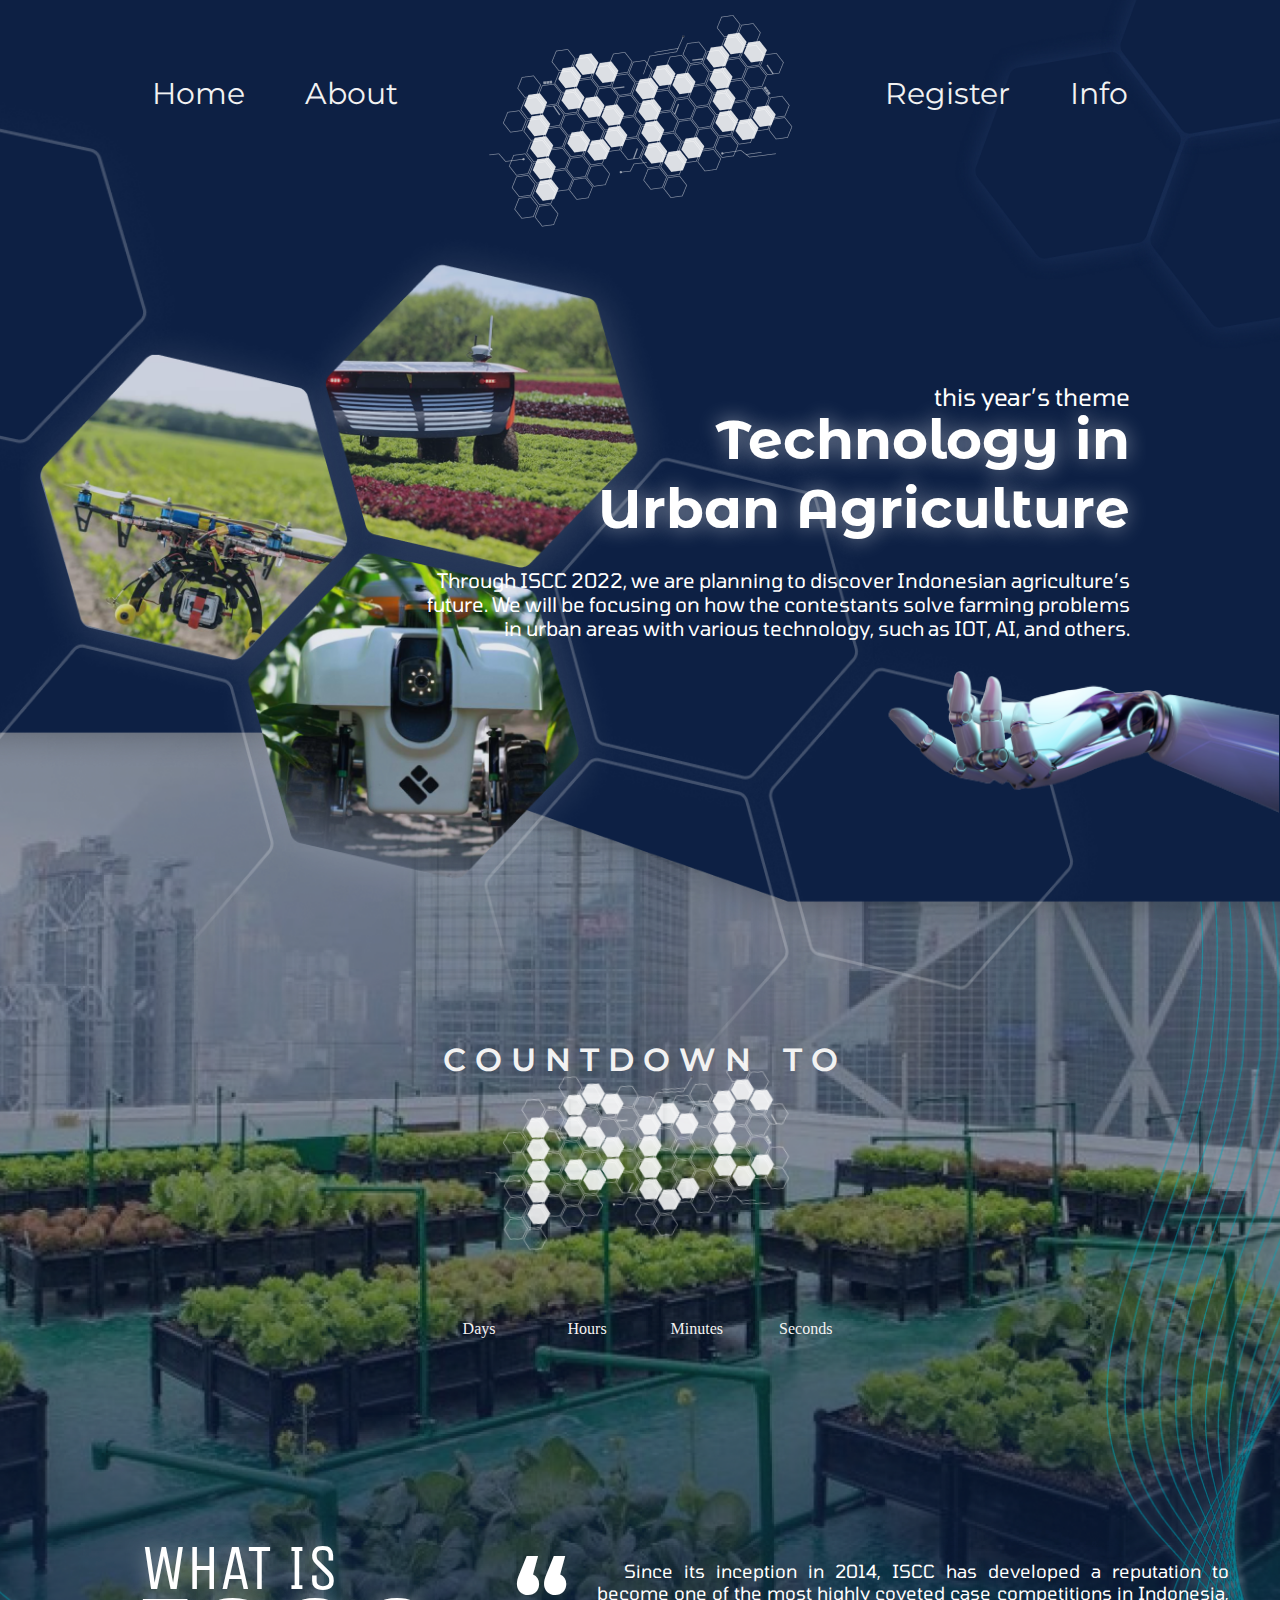
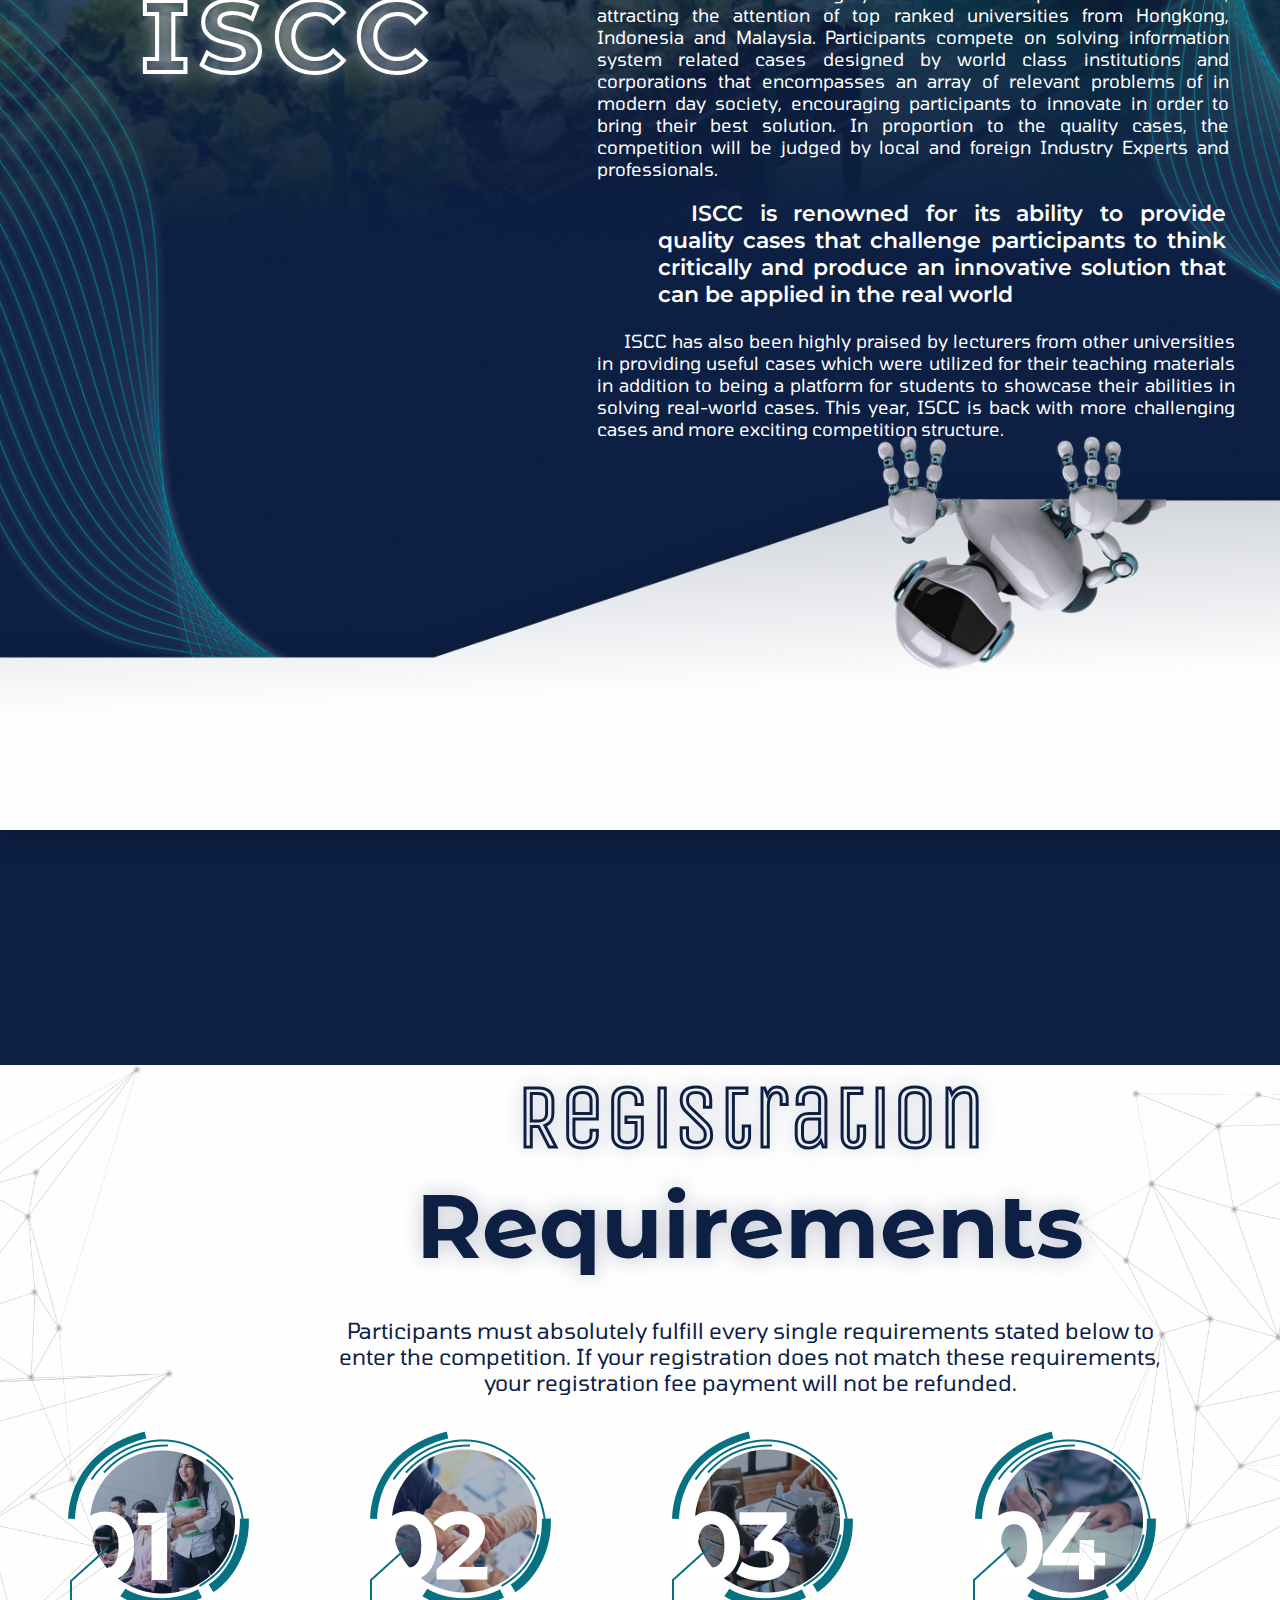
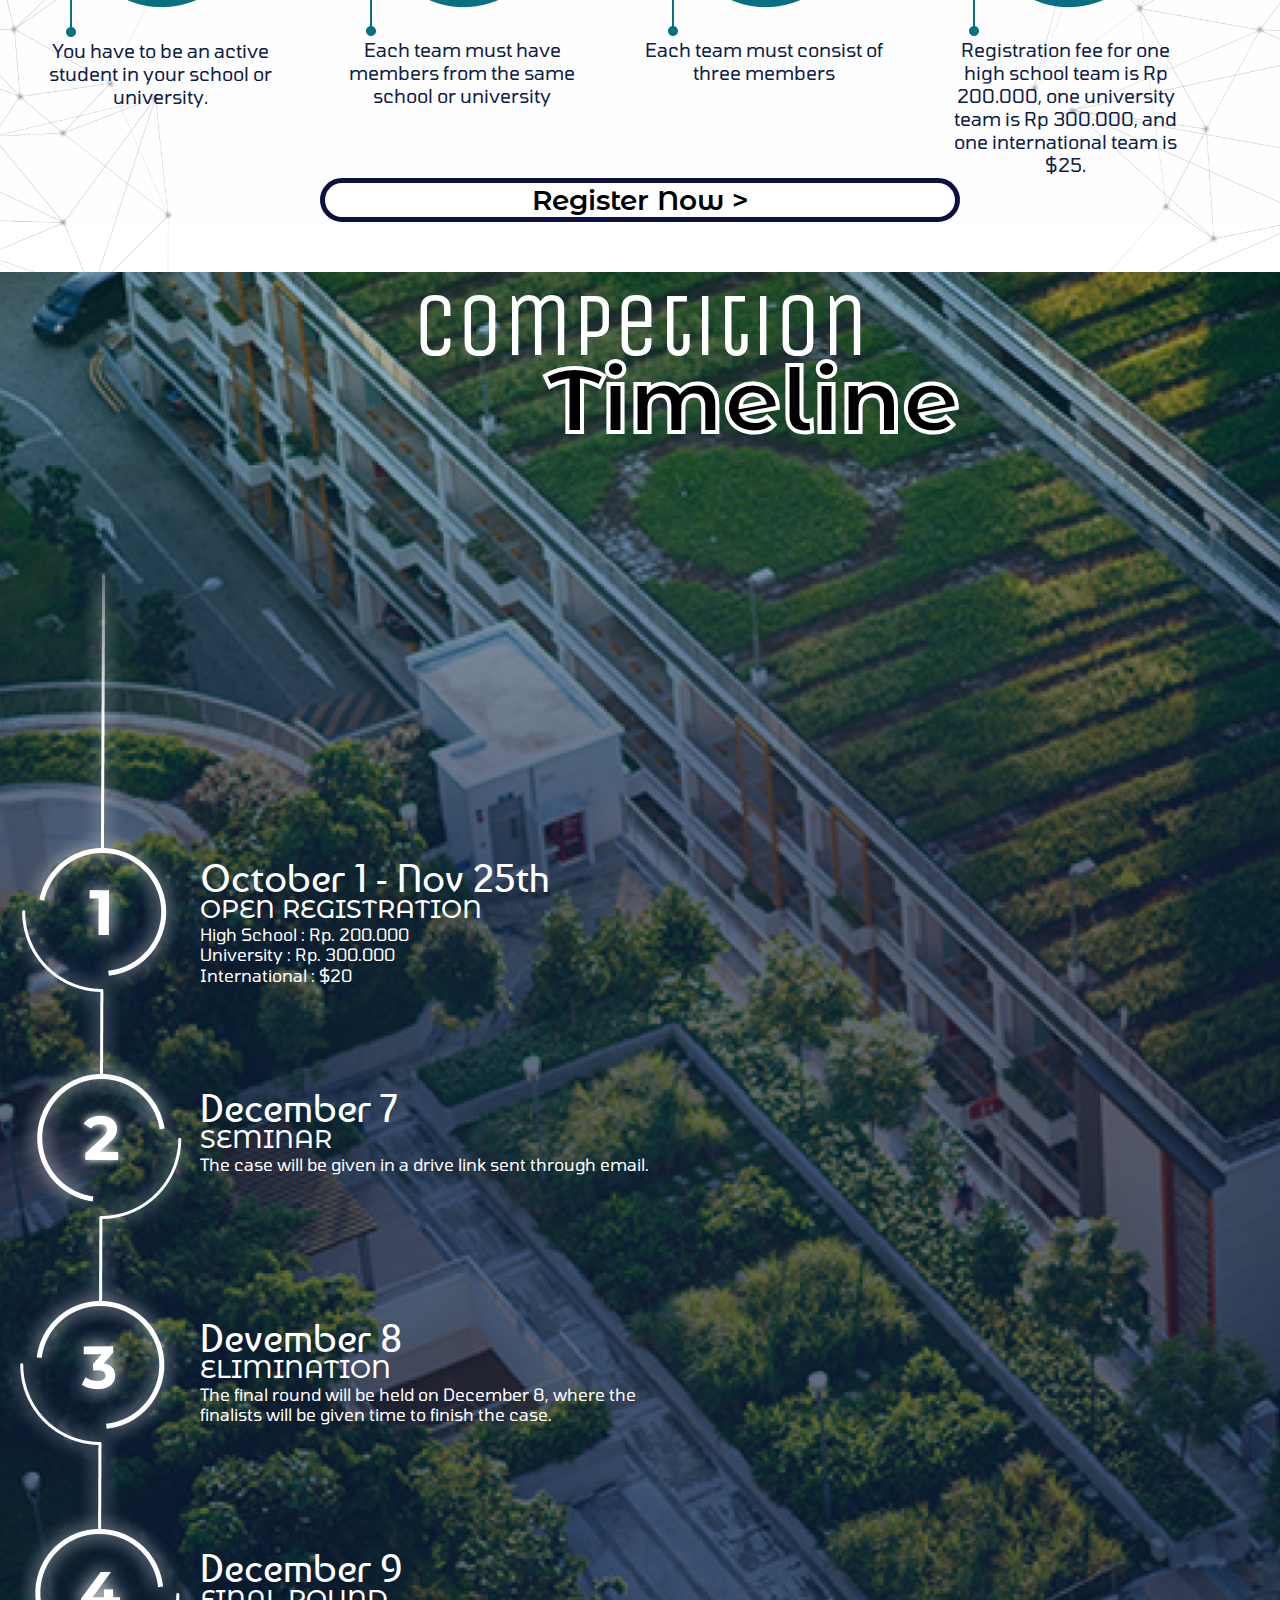
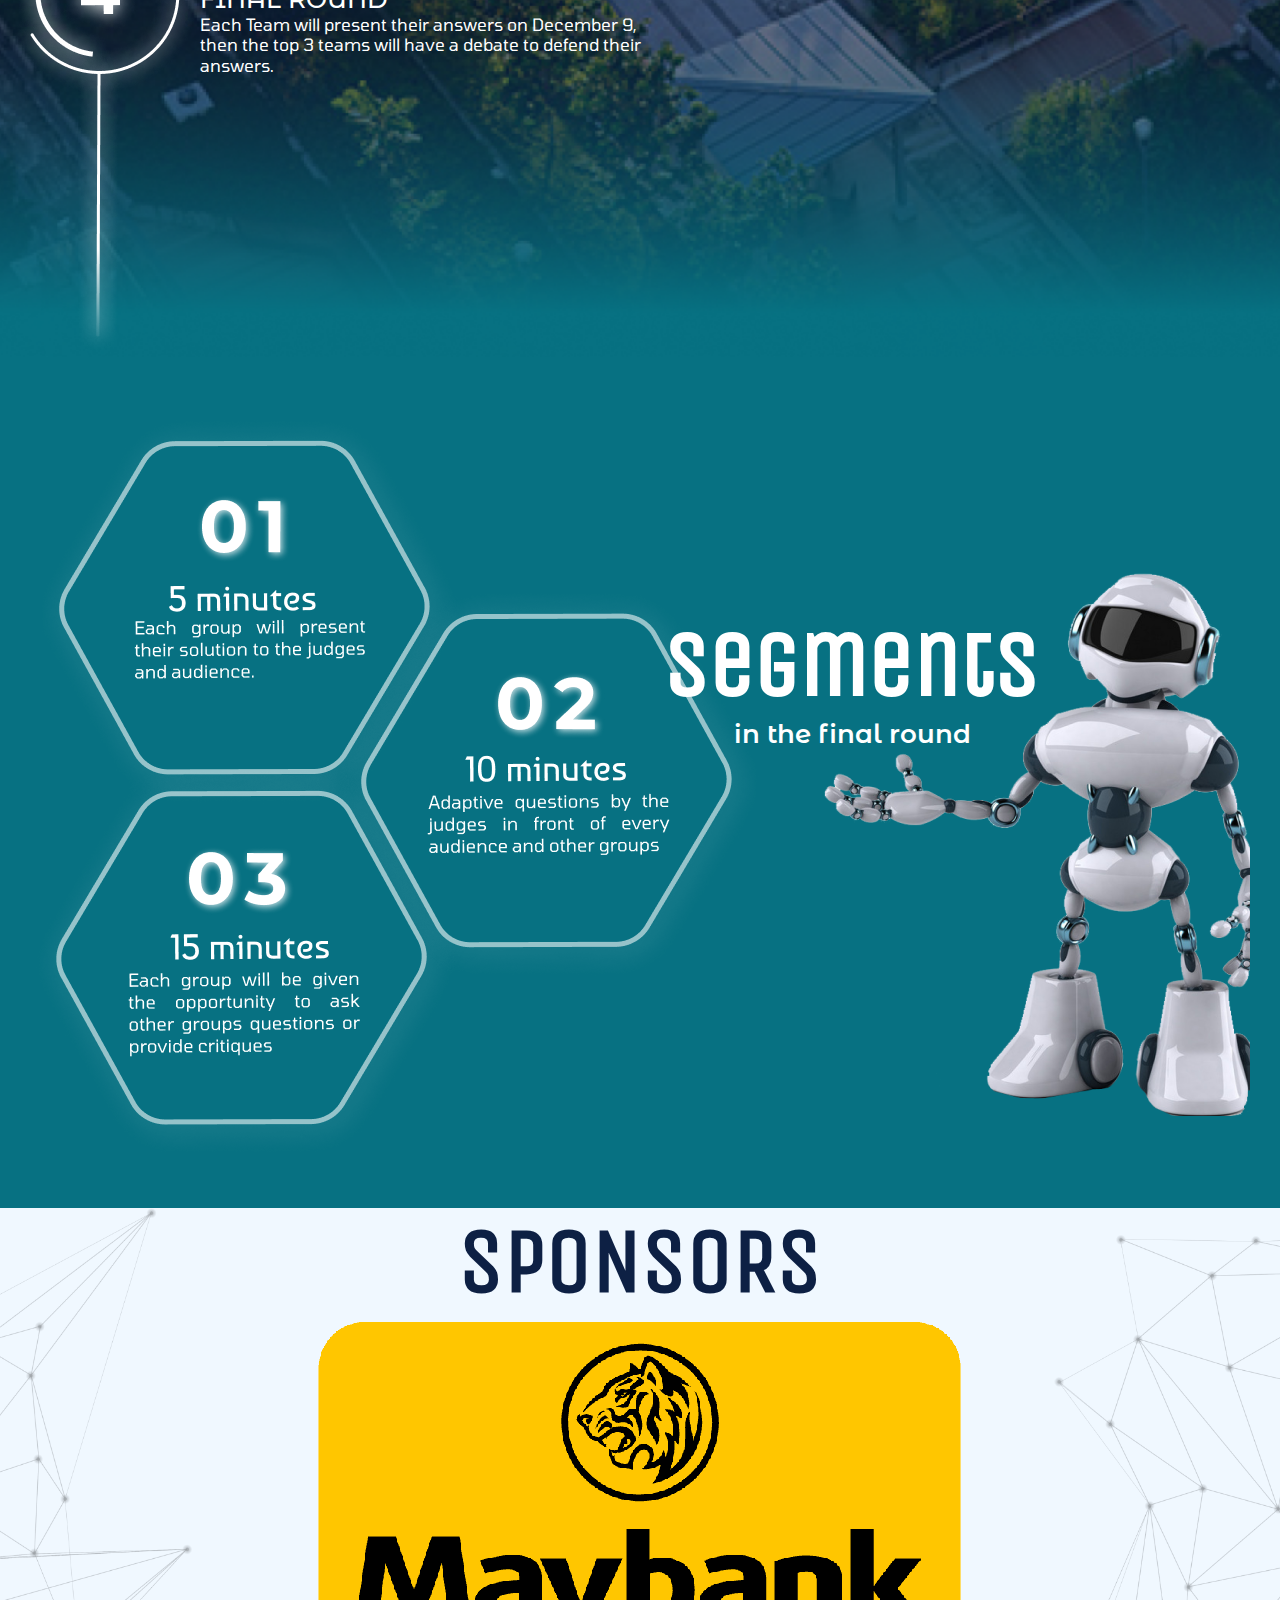
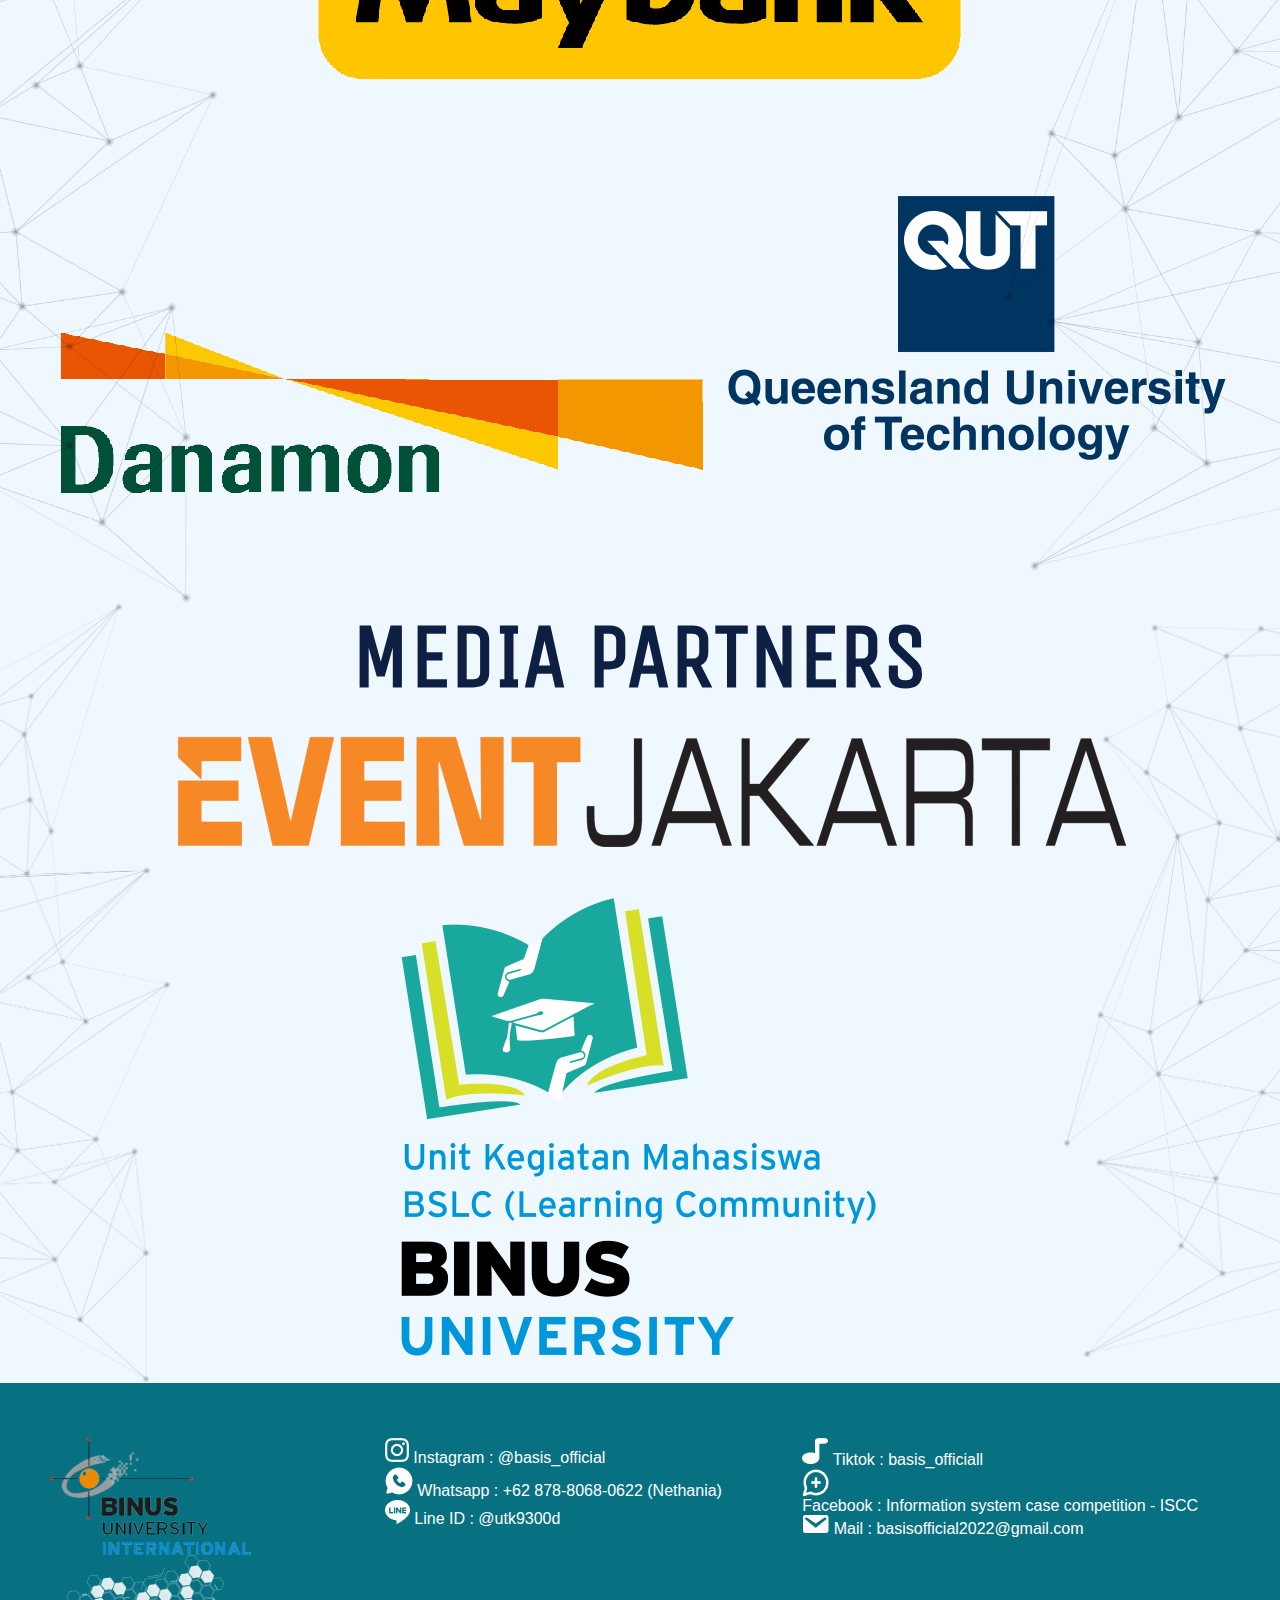
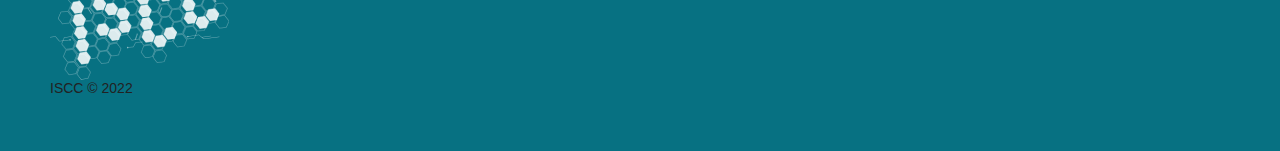
<file: index.html>
<DOCTYPE html> 
<html>
 
<head>
    <meta name="viewport" content="width=device-width, initial-scale=1.0">
    <link href="https://fonts.googleapis.com/css2?family=Montserrat:wght@300;400;600;700;800&display=swap" rel="stylesheet"></link>
    <link href="https://fonts.googleapis.com/css2?family=Baumans&family=Montserrat+Alternates:wght@700&family=Tomorrow&family=Unica+One&display=swap" rel="stylesheet">
    <title>
        ISCC 2022
    </title>
    <link rel="stylesheet" href="style.css"></link>
</head>
<body>
<section class = "frame1" id = "frame1">

    <div class="header">
        <img class ="polygon1" src="images/polygon2.png">
        <img class ="polygon2" src="images/polygon2.png">
        <img class ="polygon3" src="images/polygon2.png">
    </div>
    <div class="topnav">
        <div class="topnav-left">
            <a href="#frame2">About</a>
            <a href="#frame1">Home</a>
          </div>
          <div>
          <img class ="iscclogo" src="images/iscc.png">
          </div>
          <div class="topnav-right">
            <a href="https://docs.google.com/forms/d/e/1FAIpQLSdtlHOB_w4W5-WgEnrwHL9dlq_YH3Y5_6ruiIoHSVsxyiZCQw/viewform?usp=sf_link"target="_blank" rel="noopener noreferrer">Register</a>
            <a href="#frame3">Info</a>
          </div>
                </div>
    <div class = belowhead>
        <div class = text-belowhead>
            <h1>this year’s theme</h1>
            <h2>Technology in</h2>
            <h2>Urban Agriculture</h2>
            <p>Through ISCC 2022, we are planning to discover Indonesian agriculture’s </p>
            <p>   future. We will be focusing on how the contestants solve farming problems </p>
            <p>    in urban areas with various technology, such as IOT, AI, and others.</p>
        </div>
    <img class ="robhand" src="images/robhand.png" width="405px" height="151px">
    
</div>
<div class="belowleft">
    <img class ="pb1" src="images/polygonbold.png">
    <img class ="pi2" src="images/polygonimg2.png">
    <img class ="pi1" src="images/polygonimg1.png">
    <img class ="pi3" src="images/polygonimg3.png">
    <img class ="pb2" src="images/polygonbold.png">  
    <img class ="pb3" src="images/polygonbold.png">
    <img class ="pf1" src="images/polygonfade.png">
    <img class ="pf2" src="images/polygonfade.png">        
</div>
<div class =home>
    <img class ="rbl" src="images/rectblue.png"> 
    <div class="days-counter">
        <h2>C O U N T D O W N&emsp;T O</h2>
        <img class ="iscc-center-logo" src="images/iscc.png">
        <p class="demo"id="demo"></p>
        <p class = text-counter>Days&ensp;&emsp;&emsp;&emsp;&emsp;Hours&emsp;&emsp;&emsp;&emsp;Minutes&emsp;&emsp;&emsp;&ensp;Seconds</p>
      </div>
      <div class = "hometext">
        <h1>WHAT IS</h1>
        <h2>ISCC</h2>
        <h3>“</h3>
        <div class = "hometext1">
          <p class ="t1">&ensp;&emsp;Since its inception in 2014, ISCC has developed a reputation to become one of the most highly coveted case competitions in Indonesia, attracting the attention of top ranked universities from Hongkong, Indonesia and Malaysia. Participants compete on solving information system related cases designed by world class institutions and corporations that encompasses an array of relevant problems of in modern day society, encouraging participants to innovate in order to bring their best solution. In proportion to the quality cases, the competition will be judged by local and foreign Industry Experts and professionals.</p>
          <p class ="t2">&ensp;&emsp;ISCC is renowned for its ability to provide quality cases that challenge participants to think critically and produce an innovative solution that can be applied in the real world</p>
          <p class ="t3">&ensp;&emsp;ISCC has also been highly praised by lecturers from other universities in providing useful cases which were utilized for their teaching materials in addition to being a platform for students to showcase their abilities in solving real-world cases. This year, ISCC is back with more challenging cases and more exciting competition structure.</p>
        </div>
        <h4>“</h4>
        </div>
        <script>
            // Set the date we're counting down to
            var countDownDate = new Date("Dec 7, 2022 09:00:00").getTime();
            
            // Update the count down every 1 second
            var x = setInterval(function() {
            
              // Get today's date and time
              var now = new Date().getTime();
                
              // Find the distance between now and the count down date
              var distance = countDownDate - now;
                
              // Time calculations for days, hours, minutes and seconds
              var days = Math.floor(distance / (1000 * 60 * 60 * 24));
              var hours = Math.floor((distance % (1000 * 60 * 60 * 24)) / (1000 * 60 * 60));
              var minutes = Math.floor((distance % (1000 * 60 * 60)) / (1000 * 60));
              var seconds = Math.floor((distance % (1000 * 60)) / 1000);
                days = days.toLocaleString(undefined,{minimumIntegerDigits: 2});
                hours = hours.toLocaleString(undefined,{minimumIntegerDigits: 2});
                minutes = minutes.toLocaleString(undefined,{minimumIntegerDigits: 2});
                seconds = seconds.toLocaleString(undefined,{minimumIntegerDigits: 2});
              // Output the result in an element with id="demo"
              document.getElementById("demo").innerHTML = days +" : "+ hours +" : "+ minutes +" : "+ seconds;
                
              // If the count down is over, write some text 
              if (distance < 0) {
                clearInterval(x);
                document.getElementById("demo").innerHTML = "EXPIRED";
              }
            }, 1000);
            </script>   
<div class="homebottom">
  <br></br>
    <img class ="rwl" src="images/rectwhite.png"> 
</div>
</div>
    </section>
<section class = "frame2" id = "frame2">
  <img class = "cyberweb1" src = "images/cyberweb1.png">
<img class = "cyberweb2" src = "images/cyberweb2.png">
 <div class = "registrequirements">
  <div class = "registrequirements2">
    <h1>Registration</h1>
    <h2>Requirements</h2>
  </div>
  <br></br>
<h3>Participants must absolutely fulfill every single requirements stated below to enter the competition. If your registration does not match these requirements, your registration fee payment will not be refunded.</h3>
</div>
<div class="cards">
<div class="card">
  <img src="images/c1.png">
  <div class="container">
    <p>You have to be an active student in your school or university.</p> 
  </div>
  </div>
  <div class="card">
    <img src="images/c2.png">
    <div class="container">
      <p>Each team must have members from the same school or university</p> 
    </div>
    </div>
    <div class="card">
      <img src="images/c3.png">
      <div class="container">
        <p>Each team must consist of three members</p> 
      </div>
      </div>
      <div class="card">
        <img src="images/c4.png">
        <div class="container">
          <p>Registration fee for one high school team is Rp 200.000, one university team is Rp 300.000, and one international team is $25. </p> 
        </div>
        </div>
        <br>
</div><br>
<div class = "register">
  <div class = "button">
    <a href="https://docs.google.com/forms/d/e/1FAIpQLSdtlHOB_w4W5-WgEnrwHL9dlq_YH3Y5_6ruiIoHSVsxyiZCQw/viewform?usp=sf_link"target="_blank" rel="noopener noreferrer"><button class="button button1" >Register Now > </button></a>
  </div>
</div>
</section>
<section class = "frame3" id = "frame3">
  <div class = "about">
    <div class = "about-top">
      <h1>Competition</h1>
      <h2>Timeline</h2>
    </div>  
    <div class="about-content">
      <img class="number-line" src="images/numberline.png">
      <p class ="hab1">October 1 - Nov 25th</p>
      <p class=" h2b1">OPEN REGISTRATION</p>
      <p class = "abb1">High School : Rp. 200.000 University : Rp. 300.000 International : $20</p>

      <p class ="hab2">December 7</p>
      <p class=" h2b2">SEMINAR</p>
      <p class = "abb2">The case will be given in a drive link sent through email.</p>

      <p class ="hab3">Devember 8</p>
      <p class=" h2b3">ELIMINATION</p>
      <p class = "abb3">The final round will be held on December 8, where the finalists will be given time to finish the case.</p>
      
      <p class ="hab4">December 9</p>
      <p class=" h2b4">FINAL ROUND</p>
      <p class = "abb4">Each Team will present their answers on December 9, then the top 3 teams will have a debate to defend their answers.
      </p>

    </div>
    
  </div>  
  <div class ="about-below">
    <img class="polygroupcont" src="images/polygroup3.png">
    <img class="robstand" src="images/robotstanding.png">
    <div class ="aboutbelowtext">
    <h1>Segments</h1>
    <h2>in the final round</h2>
    </div>
  </div>
</section>
<section class = "frame4">
  <div class = "sponsors">
    <script>
      window.scroll({
  top: 2500, 
  left: 0, 
  behavior: 'smooth'
});

// Scroll certain amounts from current position 
window.scrollBy({ 
  top: 100, // could be negative value
  left: 0, 
  behavior: 'smooth' 
});

// Scroll to a certain element
document.querySelector('.hello').scrollIntoView({ 
  behavior: 'smooth' 
});
    </script>
    <h1>SPONSORS</h1>
    <img class = "s1" src = "images/sponmaybank.png">
    <img class = "s2" src = "images/spondanamon.png">  
    <img class = "s3" src = "images/sponqut.png"> 
        <img class = "cyberweb5" src = "images/cyberweb1.png">
    <img class = "cyberweb6" src = "images/cyberweb2.png">
  </div>
</section>
<section class = "frame5">
  <div class = "medpar">
    <h1>MEDIA PARTNERS</h1>
    <img src = "images/medevent.png">
    <img src = "images/medbslc.png">  
        <img class = "cyberweb5" src = "images/cyberweb1.png">
    <img class = "cyberweb6" src = "images/cyberweb2.png">
  </div>
</section>
</body>

<footer class="footer-distributed">

  <div class="footer-left">

    <img src="images/binus.png">
    <img src="images/iscc-small.png">

    <p class="footer-company-name">ISCC © 2022</p>
  </div>

  <div class="footer-center">

    <div>
      <img class="fa fa-map-marker" src = "images/insta.png"></img>
      <p>Instagram : @basis_official</p>
    </div>

    <div>
      <img class="fa fa-phone" src = "images/wa.png"></img>
      <p>Whatsapp : +62 878-8068-0622 (Nethania)</p>
    </div>

    <div>
      <img class="fa fa-envelope"src = "images/line.png"></img>
      <p>Line ID : @utk9300d</p>
    </div>

  </div>
  <div class="footer-center">

    <div>
      <img class="fa fa-map-marker" src = "images/notes.png"></img>
      <p>Tiktok : basis_officiall</p>
    </div>

    <div>
      <img class="fa fa-phone" src = "images/fb.png"></img>
      <p>Facebook : Information system case competition - ISCC</p>
    </div>

    <div>
      <img class="fa fa-envelope"src = "images/mail.png"></img>
      <p>Mail : basisofficial2022@gmail.com</p>
    </div>

  </div>

  </div>

</footer>

</html>
</DOCTYPE>
</file>
<file: style.css>
* {
        margin: 0;
        padding: 0;
    }
    html {
      scroll-behavior: smooth;
    }
    body {
        margin-top: 0px;
        margin-bottom: 0px;
        margin-right: 0px;
        margin-left: 0px;
        overflow:scroll;
        overflow-x: hidden;
      }
.frame1 {
    background-color: #0D2044;

}
.belowhead{
position: relative;
z-index: 2;
}
.robhand {
    position: absolute;
    max-width: 100%;
    height: auto;
    top: 425px;
    right:1px;
}
.header{
position: relative;
background: #0D2044;
z-index: 0;
}
.polygon1{
    position: absolute;
width: 253.9px;
height: 260.47px;
right: -100px;
top: 94px;
z-index: 0;
}
.polygon2{
    position: absolute;
width: 253.9px;
height: 260.47px;
right: 75px;
top: 25px;
z-index: 0;

}
.polygon3{
    position: absolute;
    width: 253.9px;
    height: 260.47px;
    right : -70px;
    top: -100px;
    z-index: 0;

}
.topnav {
    position: relative;
    overflow: hidden;
    display: grid;
    column-gap: 0px;
    grid-template-columns: auto auto auto;
    padding: 0px;
    z-index: 0;
  }
  .topnav-left a {
    float: right;
    color: #f2f2f2;
    text-align: center;
    padding: 75px 30px;
    text-decoration: none;
    font-size: 17px;
    font-family:  'Montserrat', sans-serif;
font-style: normal;
font-weight: 400;
font-size: 30px;
line-height: 37px;
z-index: 1;
  }
  .iscclogo{
    display: block;
    max-width: 75%;
    height: auto;
    margin-left: auto;
    margin-right: auto;
    margin-top: 15px;
    margin-bottom: 15px;
    z-index: 1;
  }
  /* Change the color of links on hover */
  .topnav-left a:hover {
    background-color: #ddd;
    color: black;
  }
  .topnav-right a {
    float: left;
    color: #f2f2f2;
    text-align: center;
    padding: 75px 30px;
    text-decoration: none;
    font-size: 17px;
    font-family:  'Montserrat', sans-serif;
font-style: normal;
font-weight: 400;
font-size: 30px;
line-height: 37px;
z-index: 1;
  }
  .topnav-right a:hover {
    background-color: #ddd;
    color: black;
  }
.text-belowhead{
position: relative;
text-align: right;
padding-right: 150px;
padding-top: 150px;
line-height: 1.2;
z-index: 1;
}
.text-belowhead h1{
    height: 38px;
    text-align: right;
color: #FFFFFF;
    font-family: 'Tomorrow';
    font-style: normal;
    font-weight: 400;
    font-size: 24px;
    line-height: 9px;
    z-index: 1;
}

.text-belowhead h2{
    height: 69px;
    
    font-family: 'Montserrat Alternates', Bold;
    font-style: normal;
    font-weight: 700;
    font-size: 55px;
    line-height: 20px;
    text-align: right;
    z-index: 1;
    color: #FFFFFF;
    
    text-shadow: 0px 0px 20px rgba(255, 255, 255, 0.5)
}
.text-belowhead p{
    font-family: 'Tomorrow';
    font-style: normal;
    font-weight: 400;
    font-size: 20px;
    text-align: right;
    z-index: 1;
    color: #FFFFFF;
}
.belowleft{
position: relative;
z-index: 1;
}
.pb1{
    position: absolute;
width: 450px;
height: 435px;
left: -245px;
top: -575px;
}
.pi1{
    position: absolute;
width: 410px;
height: 400px;
left: 280px;
top: -420px;

}
.pi2{
    position: absolute;
width: 400px;
height: 455px;
left: 20px;
top: -360px;

}
.pi3{
    position: absolute;
height: 430px;
left: 200px;
top: -135px;
max-width: 100%;
}
.pb2{
    position: absolute;
width: 400px;
height: 425px;
left: 510px;
top: -230px;
}
.pb3{
    position: absolute;
width: 400px;
height: 425px;
left: 725px;
top: -20px;
}
.pf1{
    position: absolute;
width: 400px;
height: 425px;
left: 440px;
top: 70px;
}
.pf2{
    position: absolute;
width: 400px;
height: 437px;
left: -75px;
top: -45px;
}
.home{
    overflow: hidden;
    position: relative;
    left: 0px;
    z-index: 0;
    background-image: url("images/homeimg.png");
    background-color: #0D2044;
    height: 225%;
    background-position: center top;
    background-repeat: no-repeat;
    background-size: cover;
    position: relative;
}
.rbl{
position: absolute;
top: -125px;
width:100%;
size: cover;
z-index: 0;
}
.demo{
    color: #f2f2f2;  
    font-size: 60px;
  }
  .days-counter{
    position: relative;
text-align: center;
padding-top: 400px;
  }
  .days-counter p{
    height: 10px;
    color: #f2f2f2;
text-align: center;
margin-top: 0px;
  }
  .text-counter{
    margin-left: 15px;
    padding-top: 48px;
  }
  .days-counter h2{
    height: 10px;
    color: #f2f2f2;
text-align: center;
font-family: 'Montserrat', sans-serif;;
font-style: normal;
font-weight: 600;
font-size: 32px;
line-height: 39px;
  }
  .iscc-center-logo{
    transform: matrix(0.99, 0.11, -0.12, 0.99, 0, 0);
  }
  .hometext h1{
    position: absolute;
    width: 198px;
    height: 76px;
    left: 141px;
    top : 0px;
    
    font-family: 'Unica One';
    font-style: normal;
    font-weight: 400;
    font-size: 64px;
    line-height: 76px;
    /* identical to box height */
    
    text-align: right;
    
    color: #FFFFFF;
    
    text-shadow: 0px 0px 20px rgba(255, 255, 255, 0.5);
  }
  .hometext{
    position: relative;
    margin-top:200px;
  }
  .hometext h2{
    position: absolute;
width: 592px;
height: 152px;
left: 141px;
color: transparent;
top :45px;
font-family: 'Montserrat Alternates';
font-style: normal;
font-weight: 700;
font-size: 100px;
line-height: 122px;
letter-spacing: 0.1em;
-webkit-text-stroke-width: 4px;
-webkit-text-stroke-color: #FFFFFF;
text-shadow: 0px 0px 20px rgba(255, 255, 255, 0.5);
  }
  .hometext h3{
    position: absolute;
    width: 124.96px;
    height: 152px;
    left: 513px;
    top :0px;
    font-family: 'Montserrat Alternates';
    font-style: normal;
    font-weight: 700;
    font-size: 115px;
    line-height: 140px;
    
    color: #FFFFFF;
    
  }
  .hometext h4{
    position: absolute;
    width: 81.47px;
    height: 152px;
    left: 1300.4px;
    top: 384px;
    color : #0D2044;
    font-family: 'Montserrat Alternates';
    font-style: normal;
    font-weight: 700;
    font-size: 115px;
    line-height: 140px;
    -webkit-text-stroke-width: 4px;
-webkit-text-stroke-color: #FFFFFF;
    transform: rotate(180deg);
  }
  .t1{
    position: absolute;
    width: 632px;
    height: 198px;
    left: 596.92px;
    top : 30px;
    font-family: 'Tomorrow';
    font-style: normal;
    font-weight: 400;
    font-size: 18px;
    line-height: 22px;
    text-align: justify;
    
    color: #FFFFFF;
    
  }
  .t2{
    position: absolute;
    width: 568px;
    height: 108px;
    left: 657.92px;
    padding-top: 270px;   
    font-family: 'Montserrat';
    font-style: normal;
    font-weight: 600;
    font-size: 22px;
    line-height: 27px;
    text-align: justify;
    
    color: #FFFFFF;
  }
  .t3{
    position: absolute;
    width: 638px;
    height: 110px;
    left: 596.92px;
    padding-top: 400px;
    font-family: 'Tomorrow';
    font-style: normal;
    font-weight: 400;
    font-size: 18px;
    line-height: 22px;
    text-align: justify;
    
    color: #FFFFFF;
  }
  .homebottom{
    position: relative;

}
.rwl{
    position: absolute;
top: 325px;
width:100%;
height: auto;
size: cover;
}
.frame2{
    background-color: #fefeff;
    margin-bottom: 50px;
}
.registrequirements{
  margin: auto;
  width: 50%;
  padding: 0px;
 }
 .registrequirements2{
  width: 50%;
  padding: 0px; 
 }
 .registrequirements h1{
  line-height : 50px;
  position: relative;
  width: 860px;
  font-family: 'Unica One';
font-style: normal;
font-weight: 400;
font-size: 90px;
line-height: 106px;
color: transparent;
text-align: center;
-webkit-text-stroke-width: 3px;
-webkit-text-stroke-color: #0D2044;
text-shadow: 0px 0px 20px rgba(13, 32, 68, 0.25);
 }
 .registrequirements h2{
  position: relative;
  width: 860px;
  font-family: 'Montserrat Alternates';
  font-style: normal;
  font-weight: 700;
  font-size: 90px;
  text-align: center;
  
  color: #0D2044;
  
  text-shadow: 0px 0px 20px rgba(13, 32, 68, 0.25);
 }
 .registrequirements h3{
  position: relative;
  width: 860px;
height: 80px;
  font-family: 'Tomorrow';
font-style: normal;
font-weight: 400;
font-size: 22px;
line-height: 26px;
text-align: center;

color: #0D2044;
 }
 .card {

  transition: 0.3s;
  width: 22%;
  padding : 0px;
  float: left;
  margin-left: 10px;
  margin-right: 10px;
}

.card:hover {
  box-shadow: 0 8px 16px 0 rgba(0,0,0,0.2);
}

.container {
  padding: 2px 16px;
  font-family: 'Tomorrow';
  font-style: normal;
  font-weight: 400;
  font-size: 19px;
  line-height: 23px;
  
  color: #0D2044;
}
.cards{
  text-align: center;
  margin: auto;
  width: 100%;
  padding : 10px;
}
.cyberweb2{
  position: absolute;
  right: 0px;
  height : 100%;
  z-index: 0;
}
.cyberweb1{
  position: absolute;
  left: 0px;
  height : 100%;
  z-index: 0;
}
.register{
  margin :auto;
  width: 50%;
}
.button { /* Green */
  margin: auto;
  width: 100%;
  text-align: center;
  text-decoration: none;
  display: inline-block;
  cursor: pointer;
  
}
.button1 {
  text-align: center;
  background-color: white; 
  font-family: 'Montserrat Alternates';
  font-style: normal;
  font-weight: 600;
  font-size: 28px;
  line-height: 34px;
  color: black; 
  border: 5px solid #0d0f43;
  border-radius: 30px;
}
.button h1:hover{
  box-shadow: 0 8px 16px 0 rgba(0,0,0,0.2);
}
.frame3{
	top:0px;
	position : relative;
	background-color: #077182;
	;
}
.about{
	top:0px;
    left: 0px;
    z-index: 0;
    background-image: url("images/aboutbcg.png");
    background-color: #0D2044;
    background-position: center top;
    background-repeat: no-repeat;
    background-size: cover;
    position: relative;
}
.about-top{
    position: relative;
	margin: auto;
	width: 50%;
}
.about-top h1{
	height: 73px;
	font-family: 'Unica One';
font-style: normal;
font-weight: 400;
font-size: 90px;
text-align: center;

color: #FFFFFF;
} 
.about-top h2{
	height: 59px;
	font-family: 'Montserrat Alternates';
	font-style: normal;
	font-weight: 700;
	font-size: 90px;
	text-align: right;
	-webkit-text-stroke-width: 4px;
-webkit-text-stroke-color: #FFFFFF;
} 
.about-content{
	position: relative;
	text-align: left;
	padding-right: 150px;
	padding-top: 150px;
	line-height: 1.2;
	z-index: 1;
}
.about-content p{
	color: #FFFFFF;
	left: 200px;
}
.number-line{

}
.hab1{
	position: absolute;
	width: 750px;
	height: 33px;
	top: 450px;
	
	font-family: 'Baumans';
	font-style: normal;
	font-weight: 400;
	font-size: 40px;
	line-height: 47px;	
}
.h2b1{
	position: absolute;
	width: 702px;
	height: 38px;
	top: 490px;
	
	font-family: 'Montserrat Alternates';
	font-style: normal;
	font-weight: 500;
	font-size: 25px;
	line-height: 30px;
}
.abb1{
	position: absolute;
	width: 252px;
	height: 100px;
	top: 520px;
	font-family: 'Tomorrow';
	font-style: normal;
	font-weight: 400;
	font-size: 17px;

}

.hab2{
	position: absolute;
	width: 750px;
	height: 33px;
	top: 680px;
	
	font-family: 'Baumans';
	font-style: normal;
	font-weight: 400;
	font-size: 40px;
	line-height: 47px;	
}
.h2b2{
	position: absolute;
	width: 702px;
	height: 38px;
	top: 720px;
	
	font-family: 'Montserrat Alternates';
	font-style: normal;
	font-weight: 500;
	font-size: 25px;
	line-height: 30px;
}
.abb2{
	position: absolute;
	width: 702px;
	height: 100px;
	top: 750px;
	font-family: 'Tomorrow';
	font-style: normal;
	font-weight: 400;
	font-size: 17px;
}

.hab3{
	position: absolute;
	width: 750px;
	height: 33px;
	top: 910px;
	
	font-family: 'Baumans';
	font-style: normal;
	font-weight: 400;
	font-size: 40px;
	line-height: 47px;	
}
.h2b3{
	position: absolute;
	width: 702px;
	height: 38px;
	top: 950px;
	
	font-family: 'Montserrat Alternates';
	font-style: normal;
	font-weight: 500;
	font-size: 25px;
	line-height: 30px;
}
.abb3{
	position: absolute;
	width: 452px;
	height: 100px;
	top: 980px;
	font-family: 'Tomorrow';
	font-style: normal;
	font-weight: 400;
	font-size: 17px;
}

.hab4{
	position: absolute;
	width: 750px;
	height: 33px;
	top: 1140px;
	
	font-family: 'Baumans';
	font-style: normal;
	font-weight: 400;
	font-size: 40px;
	line-height: 47px;	
}
.h2b4{
	position: absolute;
	width: 702px;
	height: 38px;
	top: 1180px;
	
	font-family: 'Montserrat Alternates';
	font-style: normal;
	font-weight: 500;
	font-size: 25px;
	line-height: 30px;
}
.abb4{
	position: absolute;
	width: 452px;
	height: 100px;
	top: 1210px;
	font-family: 'Tomorrow';
	font-style: normal;
	font-weight: 400;
  white-space: pre-wrap;
	font-size: 17px;
}
.about-below{
	position: relative;
	color: #077182;
	background-color: #077182;
}
.polygroupcont{

}
.robstand{
	position: absolute;
	right: 30px;
	top: 200px;

    max-width: 100%;
    height: auto;

}
.aboutbelowtext{
	position: absolute;
	right: 240px;
	top: 255px;

}
.aboutbelowtext h1{

	color: #FFFFFF;
	font-family: 'Unica One';
font-style: normal;
font-weight: 400;
font-size: 90px;
line-height: 106px;
text-align: center;
-webkit-text-stroke-width: 4px;
-webkit-text-stroke-color: #FFFFFF;
}
.aboutbelowtext h2{

	color: #FFFFFF;
	font-family: 'Montserrat Alternates';
font-style: normal;
font-weight: 600;
font-size: 26px;
line-height: 32px;
text-align: center;
}
.footer-distributed{
	background: #077182;
	box-shadow: 0 1px 1px 0 rgba(0, 0, 0, 0.12);
	box-sizing: border-box;
	width: 100%;
	text-align: left;
	font: bold 16px sans-serif;
	padding: 55px 50px;
}

.footer-distributed .footer-left,
.footer-distributed .footer-center,
.footer-distributed .footer-right{
	display: inline-block;
	vertical-align: top;
}

/* Footer left */

.footer-distributed .footer-left{
	width: 28%;
}

/* The company logo */

.footer-distributed h3{
	color:  #ffffff;
	font: normal 36px 'Open Sans', cursive;
	margin: 0;
}

.footer-distributed h3 span{
	color:  lightseagreen;
}

/* Footer links */

.footer-distributed .footer-links{
	color:  #ffffff;
	margin: 20px 0 12px;
	padding: 0;
}

.footer-distributed .footer-links a{
	display:inline-block;
	line-height: 1.8;
  font-weight:400;
	text-decoration: none;
	color:  inherit;
}

.footer-distributed .footer-company-name{
	color:  #222;
	font-size: 14px;
	font-weight: normal;
	margin: 0;
}

/* Footer Center */

.footer-distributed .footer-center{
	width: 35%;
}

.footer-distributed .footer-center i{
	background-color:  #33383b;
	color: #ffffff;
	font-size: 25px;
	width: 38px;
	height: 38px;
	border-radius: 50%;
	text-align: center;
	line-height: 42px;
	margin: 10px 15px;
	vertical-align: middle;
}

.footer-distributed .footer-center i.fa-envelope{
	font-size: 17px;
	line-height: 38px;
}

.footer-distributed .footer-center p{
	display: inline-block;
	color: #ffffff;
  font-weight:400;
	vertical-align: middle;
	margin:0;
}

.footer-distributed .footer-center p span{
	display:block;
	font-weight: normal;
	font-size:14px;
	line-height:2;
}

.footer-distributed .footer-center p a{
	color:  lightseagreen;
	text-decoration: none;;
}

.footer-distributed .footer-links a:before {
  content: "|";
  font-weight:300;
  font-size: 20px;
  left: 0;
  color: #fff;
  display: inline-block;
  padding-right: 5px;
}

.footer-distributed .footer-links .link-1:before {
  content: none;
}

/* Footer Right */

.footer-distributed .footer-right{
	width: 30%;
}

.footer-distributed .footer-company-about{
	line-height: 20px;
	color:  #ffffff;
	font-size: 13px;
	font-weight: normal;
	margin: 0;
}

.footer-distributed .footer-company-about span{
	display: block;
	color:  #ffffff;
	font-size: 14px;
	font-weight: bold;
	margin-bottom: 20px;
}


.footer-distributed .footer-icons a{
	display: inline-block;
	width: 35px;
	height: 35px;
	cursor: pointer;
	background-color:  #ffffff;
	border-radius: 2px;

	font-size: 20px;
	color: #ffffff;
	text-align: center;
	line-height: 35px;


}

.frame4{
	background-color: aliceblue;
	text-align: center;
}
.sponsors{
	position:relative;
}
.sponsors h1{
	font-family: 'Unica One';
	font-style: normal;
	font-size: 90px;
	color: #0D2044;
}
.sponsors h2{
	font-family: 'Unica One';
	font-style: normal;
	font-size: 90px;
	color :#0D2044;
}
.sponsors p{
	font-family: 'Tomorrow';
	font-style: normal;
	color :#0D2044;
}

.frame5{
	background-color: aliceblue;
	text-align: center;
}
.medpar{
	position:relative;
}
.medpar h1{
	font-family: 'Unica One';
	font-style: normal;
	font-size: 90px;
	color: #0D2044;
}
.medpar h2{
	font-family: 'Unica One';
	font-style: normal;
	font-size: 90px;
	color :#0D2044;
}
.medpar p{
	font-family: 'Tomorrow';
	font-style: normal;
	color :#0D2044;
}

.cyberweb6{
	position: absolute;
	right: 0px;
	height : 100%;
	top: 0px;
	z-index: 0;
  }
  .cyberweb5{
	position: absolute;
	left: 0px;
	height : 100%;
	top: 0px;
	z-index: 0;
  }
</file>
